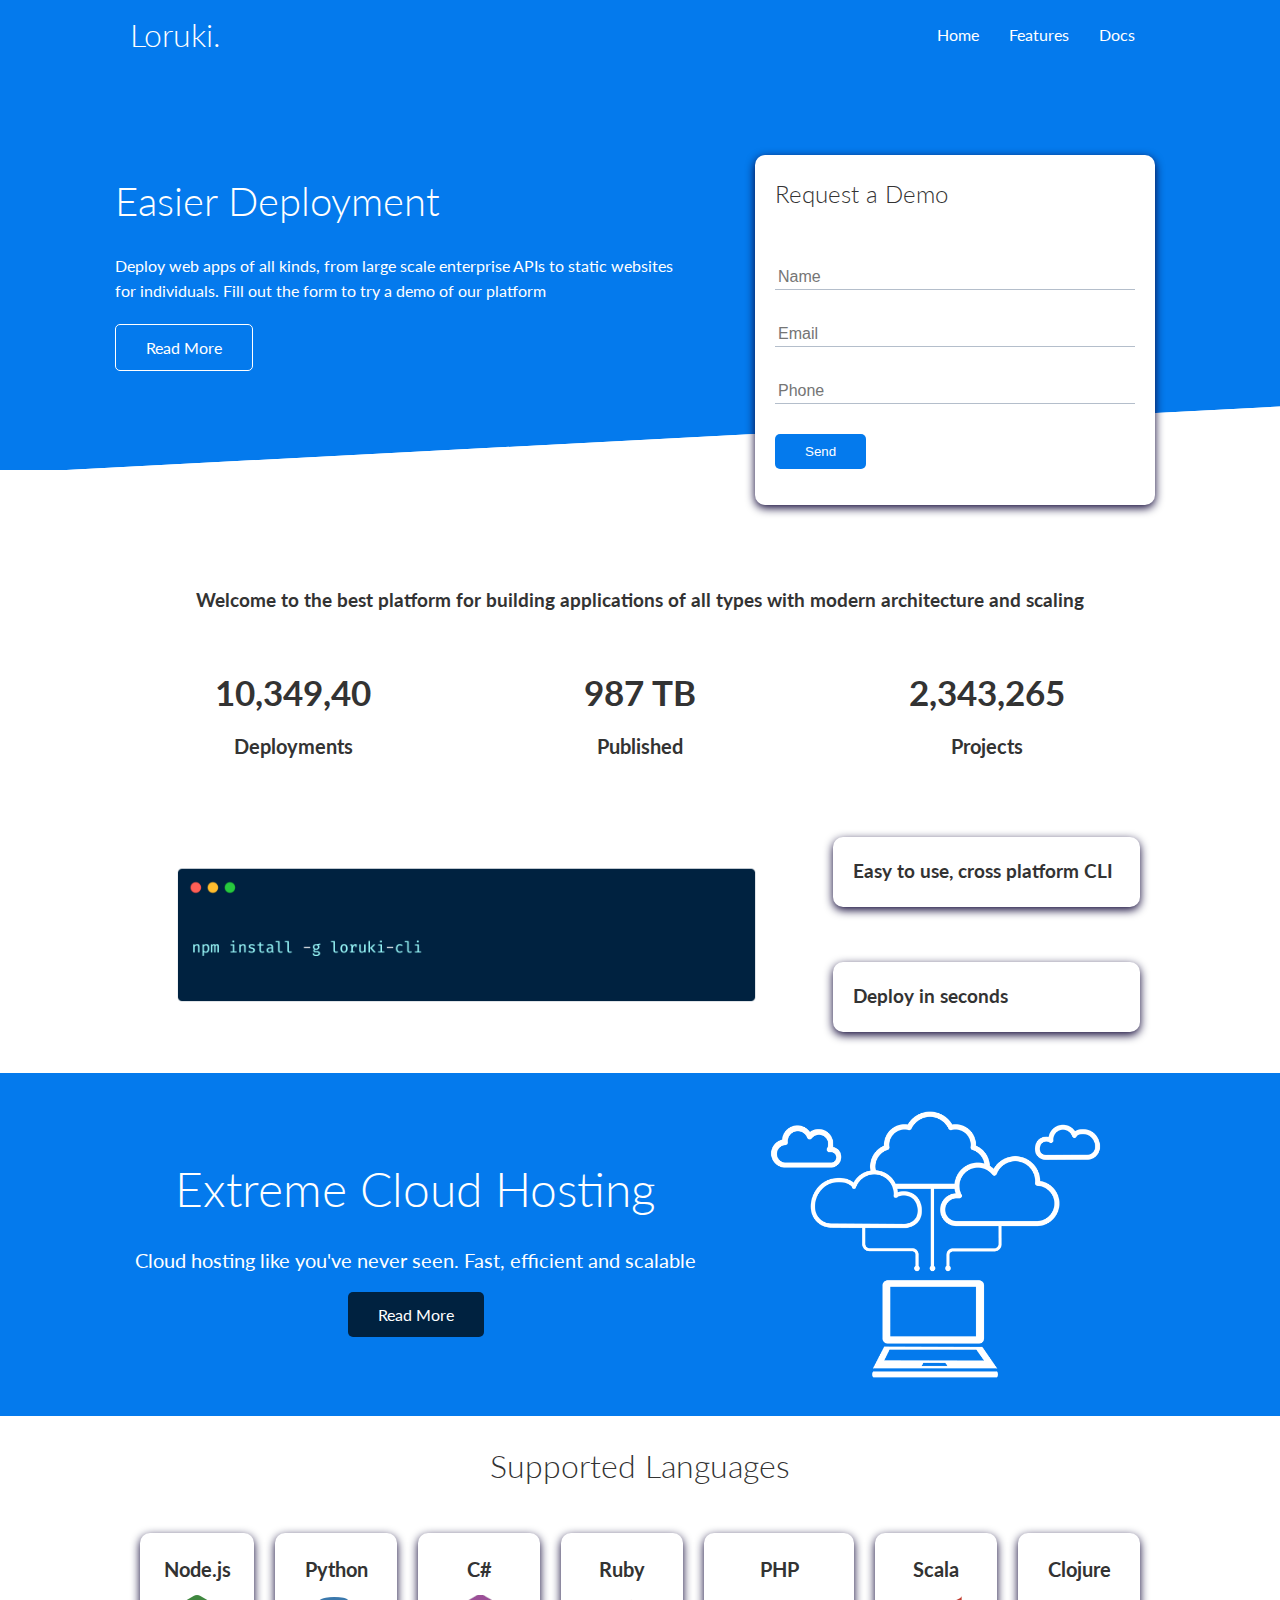
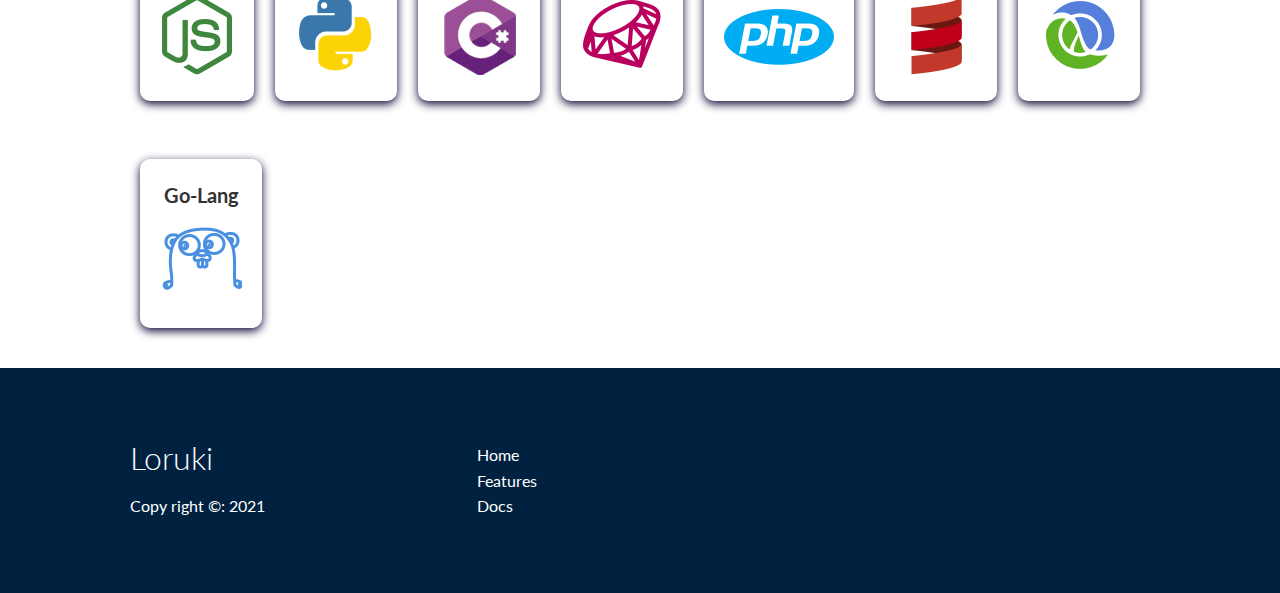
<file: index.html>
<!DOCTYPE html>
<html>

<head>
     <meta charset="UTF-8" />
     <meta html-equiv="X-UA-compatible" content="IE=edge" />
     <meta name="viewport" content="width=device-width, initial-scale=1.0" />
     <title>Loruki | Cloud Hosting For Everyone by kietcaoc3a.netlify.app</title>

     <link rel="stylesheet" href="https://cdnjs.cloudflare.com/ajax/libs/font-awesome/6.0.0-beta3/css/all.min.css"
          integrity="sha512-Fo3rlrZj/k7ujTnHg4CGR2D7kSs0v4LLanw2qksYuRlEzO+tcaEPQogQ0KaoGN26/zrn20ImR1DfuLWnOo7aBA=="
          crossorigin="anonymous" referrerpolicy="no-referrer" />

     <link rel="stylesheet" href="css/style.css" />
     <link rel="stylesheet" href="css/utilities.css" />

</head>

<body>

     <!-- Navbar -->
     <div class="navbar">
          <div class="container flex">
               <h1 class="logo">Loruki.</h1>
               <nav>
                    <ul>
                         <li><a href="index.html">Home</a></li>
                         <li><a href="features.html">Features</a></li>
                         <li><a href="docs.html">Docs</a></li>
                    </ul>
               </nav>
          </div>
     </div>
     <!-- Navbar ends -->

     <!-- Showcase -->
     <section class="showcase">
          <div class="container grid">
               <div class="showcase-text">
                    <h1>Easier Deployment</h1>
                    <p>Deploy web apps of all kinds, from large scale enterprise APIs to static websites for
                         individuals. Fill out
                         the form to try a demo of our platform</p>
                    <a href="features.html" class="btn btn-outline">Read More</a>
               </div>

               <div class="showcase-form card">
                    <h2>Request a Demo</h2>
                    <form name="contact" method="POST" netlify-honeypot="bot-field" data-netlify="true">
                         <input type="hidden" name="form-name" value="contact">
                         <p class="hidden">
                              <label>Don't fill this out if you're human: <input name="bot-field"></label>
                         </p>
                         <div class="form-control">
                              <input type="text" name="name" placeholder="Name" required />
                         </div>

                         <div class="form-control">
                              <input type="email" name="email" placeholder="Email" required />
                         </div>

                         <div class="form-control">
                              <input type="tel" id="phone" name="phone" placeholder="Phone" pattern="[0-9]{10}"
                                   required />
                         </div>
                         <input type="submit" value="Send" class="btn btn-primary" />
                    </form>
               </div>
          </div>
     </section>
     <!-- Showcase ends -->

     <!-- Stats -->
     <section class="stats">
          <div class="container">
               <h3 class="status-heading text-center my-1">
                    Welcome to the best platform for building applications of all types with modern architecture and
                    scaling
               </h3>

               <div class="grid grid-3 text-center my-4">

                    <div>
                         <i class="fas fa-server fa-3x"></i>
                         <h3>10,349,40</h3>
                         <p class="text-secondary">Deployments</p>
                    </div>

                    <div>
                         <i class="fas fa-upload fa-3x"></i>
                         <h3>987 TB</h3>
                         <p class="text-secondary">Published</p>
                    </div>

                    <div>
                         <i class="fas fa-project-diagram fa-3x"></i>
                         <h3>2,343,265</h3>
                         <p class="text-secondary">Projects</p>
                    </div>

               </div>

          </div>
     </section>
     <!-- Stats ends -->

     <!-- Cli -->
     <section class="cli">
          <div class="container grid">
               <img src="images/cli.png" alt="">
               <div class="card">
                    <h3>Easy to use, cross platform CLI</h3>
               </div>
               <div class="card">
                    <h3>Deploy in seconds</h3>
               </div>
          </div>
     </section>
     <!-- Cli ends -->

     <!-- Cloud -->
     <section class="cloud bg-primary my-2 py-2">
          <div class="container grid">
               <div class="text-center">
                    <h2 class="lg">Extreme Cloud Hosting</h2>
                    <p class="lead my-1">Cloud hosting like you've never seen.
                         Fast, efficient and scalable</p>
                    <a href="features.html" class="btn btn-dark">Read More</a>
               </div>
               <img src="images/cloud.png" alt="">
          </div>
     </section>
     <!-- Cloud ends -->

     <!-- Languages -->
     <section class="languages">
          <h2 class="md text-center my-2">
               Supported Languages
          </h2>

          <div class="container flex">
               <div class="card">
                    <h4>Node.js</h4>
                    <img src="images/logos/node.png" alt="">
               </div>

               <div class="card">
                    <h4>Python</h4>
                    <img src="images/logos/python.png" alt="">
               </div>

               <div class="card">
                    <h4>C#</h4>
                    <img src="images/logos/csharp.png" alt="">
               </div>

               <div class="card">
                    <h4>Ruby</h4>
                    <img src="images/logos/ruby.png" alt="">
               </div>

               <div class="card">
                    <h4>PHP</h4>
                    <img src="images/logos/php.png" alt="">
               </div>

               <div class="card">
                    <h4>Scala</h4>
                    <img src="images/logos/scala.png" alt="">
               </div>

               <div class="card">
                    <h4>Clojure</h4>
                    <img src="images/logos/clojure.png" alt="">
               </div>

               <div class="card">
                    <h4>Go-Lang</h4>
                    <img src="images/logos/go.png" alt="">
               </div>

          </div>
     </section>

     <!-- Footer -->
     <footer class="footer bg-dark py-5">
          <div class="container grid grid-3">

               <div>
                    <h1>Loruki</h1>
                    <p>Copy right &copy: 2021</p>
               </div>

               <nav>
                    <ul>
                         <li><a href="index.html">Home</a></li>
                         <li><a href="features.html">Features</a></li>
                         <li><a href="docs.html">Docs</a></li>
                    </ul>
               </nav>

               <div class="social">
                    <a href="https://github.com/kietcaoc3a/Loruki-web"><i class="fab fa-github fa-2x"></i></a>
                    <a href="https://www.facebook.com/kiet.cao.7587370"><i class="fab fa-facebook fa-2x"></i></a>
                    <a href="https://www.facebook.com/kiet.cao.7587370"><i class="fab fa-instagram fa-2x"></i></a>
                    <a href="https://www.facebook.com/kiet.cao.7587370"><i class="fab fa-twitter fa-2x"></i></a>
               </div>
          </div>
     </footer>

</body>

</html>
</file>
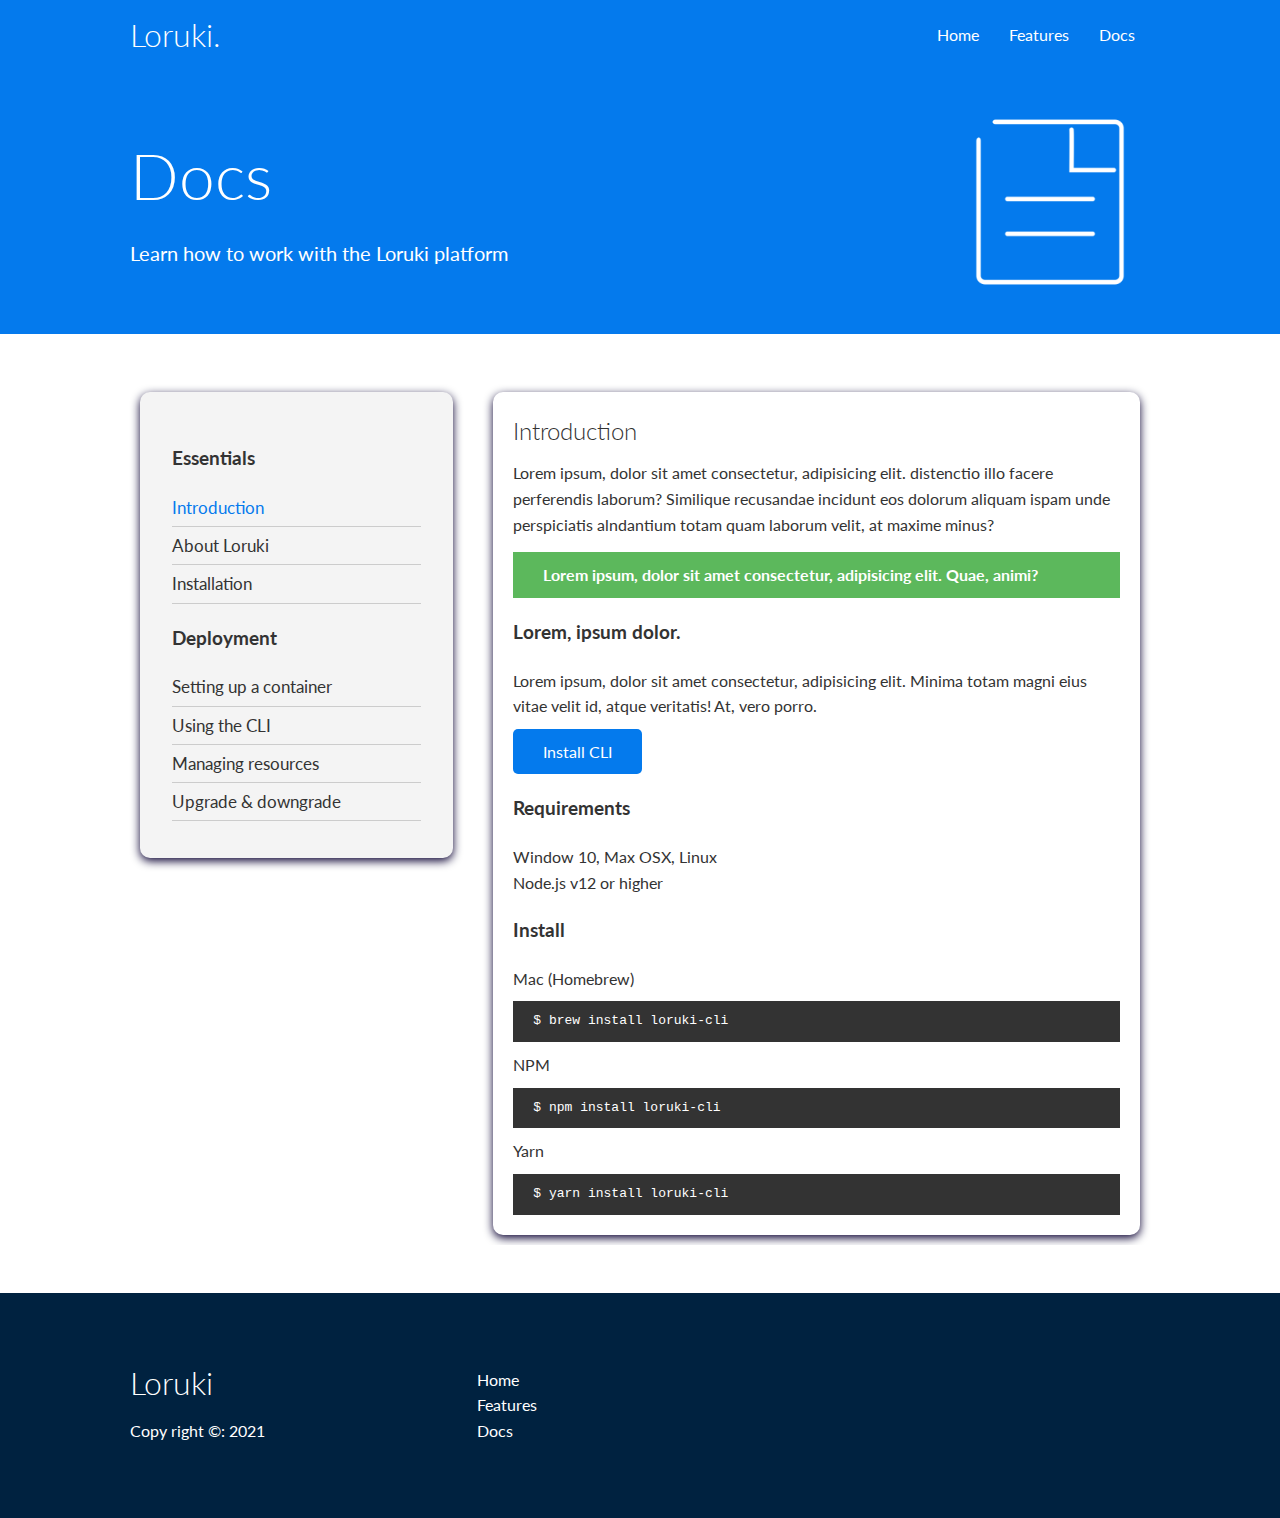
<file: docs.html>
<!DOCTYPE html>
<html>

<head>
     <meta charset="UTF-8" />
     <meta html-equiv="X-UA-compatible" content="IE=edge" />
     <meta name="viewport" content="width=device-width, initial-scale=1.0" />
     <title>Loruki | Cloud Hosting For Everyone</title>

     <link rel="stylesheet" href="https://cdnjs.cloudflare.com/ajax/libs/font-awesome/6.0.0-beta3/css/all.min.css"
          integrity="sha512-Fo3rlrZj/k7ujTnHg4CGR2D7kSs0v4LLanw2qksYuRlEzO+tcaEPQogQ0KaoGN26/zrn20ImR1DfuLWnOo7aBA=="
          crossorigin="anonymous" referrerpolicy="no-referrer" />

     <link rel="stylesheet" href="css/style.css" />
     <link rel="stylesheet" href="css/utilities.css" />
     <link rel="stylesheet" href="css/features.css" />
     <link rel="stylesheet" href="css/docs.css" />

</head>

<body>

     <!-- Navbar -->
     <div class="navbar">
          <div class="container flex">
               <h1 class="logo">Loruki.</h1>
               <nav>
                    <ul>
                         <li><a href="index.html">Home</a></li>
                         <li><a href="features.html">Features</a></li>
                         <li><a href="docs.html">Docs</a></li>
                    </ul>
               </nav>
          </div>
     </div>
     <!-- Navbar ends -->

     <!-- Head -->
     <section class="features-head bg-primary py-3">
          <div class="container grid">
               <div>
                    <h1 class="xl">Docs</h1>
                    <p class="lead">
                         Learn how to work with the Loruki platform
                    </p>
               </div>
               <img src="images/docs.png" alt="">
          </div>
     </section>
     <!-- Head ends-->

     <!-- Docs main starts -->
     <section class="docs-main my-4">
          <div class="container grid">

               <div class="card bg-light p-3">
                    <h3 class="my-2">Essentials</h3>
                    <nav>
                         <ul>
                              <li><a class="text-primary" href="#">Introduction</a></li>
                              <li><a href="#">About Loruki</a></li>
                              <li><a href="#">Installation</a></li>
                         </ul>
                    </nav>

                    <h3 class="my-2">Deployment</h3>
                    <nav>
                         <ul>
                              <li><a href="#">Setting up a container</a></li>
                              <li><a href="#">Using the CLI</a></li>
                              <li><a href="#">Managing resources</a></li>
                              <li><a href="#">Upgrade &amp downgrade</a></li>
                         </ul>
                    </nav>
               </div>

               <div class="card">
                    <h2>Introduction</h2>
                    <p>
                         Lorem ipsum, dolor sit amet consectetur, adipisicing elit. distenctio illo facere
                         perferendis laborum? Similique recusandae incidunt eos dolorum aliquam ispam unde
                         perspiciatis alndantium totam quam laborum velit, at maxime minus?
                    </p>
                    <div class="alert alert-success">
                         <i class="fas fa-info"></i>
                         Lorem ipsum, dolor sit amet consectetur, adipisicing elit.
                         Quae, animi?
                    </div>

                    <h3>Lorem, ipsum dolor.</h3>
                    <p>
                         Lorem ipsum, dolor sit amet consectetur, adipisicing elit.
                         Minima totam magni eius vitae velit id, atque veritatis! At, vero porro.
                    </p>

                    <a href="#" class="btn btn-primary">Install CLI</a>

                    <h3>Requirements</h3>
                    <ul>
                         <li>Window 10, Max OSX, Linux</li>
                         <li>Node.js v12 or higher</li>
                    </ul>

                    <h3>Install</h3>
                    <p>Mac (Homebrew)</p>
                    <pre><code>$ brew install loruki-cli</code></pre>
                    <p>NPM</p>
                    <pre><code>$ npm install loruki-cli</code></pre>
                    <p>Yarn</p>
                    <pre><code>$ yarn install loruki-cli</code></pre>
               </div>
          </div>
     </section>

     <!-- Docs main ends -->

     <!-- Footer -->
     <footer class="footer bg-dark py-5">
          <div class="container grid grid-3">

               <div>
                    <h1>Loruki</h1>
                    <p>Copy right &copy: 2021</p>
               </div>

               <nav>
                    <ul>
                         <li><a href="index.html">Home</a></li>
                         <li><a href="features.html">Features</a></li>
                         <li><a href="docs.html">Docs</a></li>
                    </ul>
               </nav>

               <div class="social">
                    <a href="https://github.com/kietcaoc3a/Loruki-web"><i class="fab fa-github fa-2x"></i></a>
                    <a href="https://www.facebook.com/kiet.cao.7587370"><i class="fab fa-facebook fa-2x"></i></a>
                    <a href="https://www.facebook.com/kiet.cao.7587370"><i class="fab fa-instagram fa-2x"></i></a>
                    <a href="https://www.facebook.com/kiet.cao.7587370"><i class="fab fa-twitter fa-2x"></i></a>
               </div>
          </div>
     </footer>

</body>

</html>
</file>
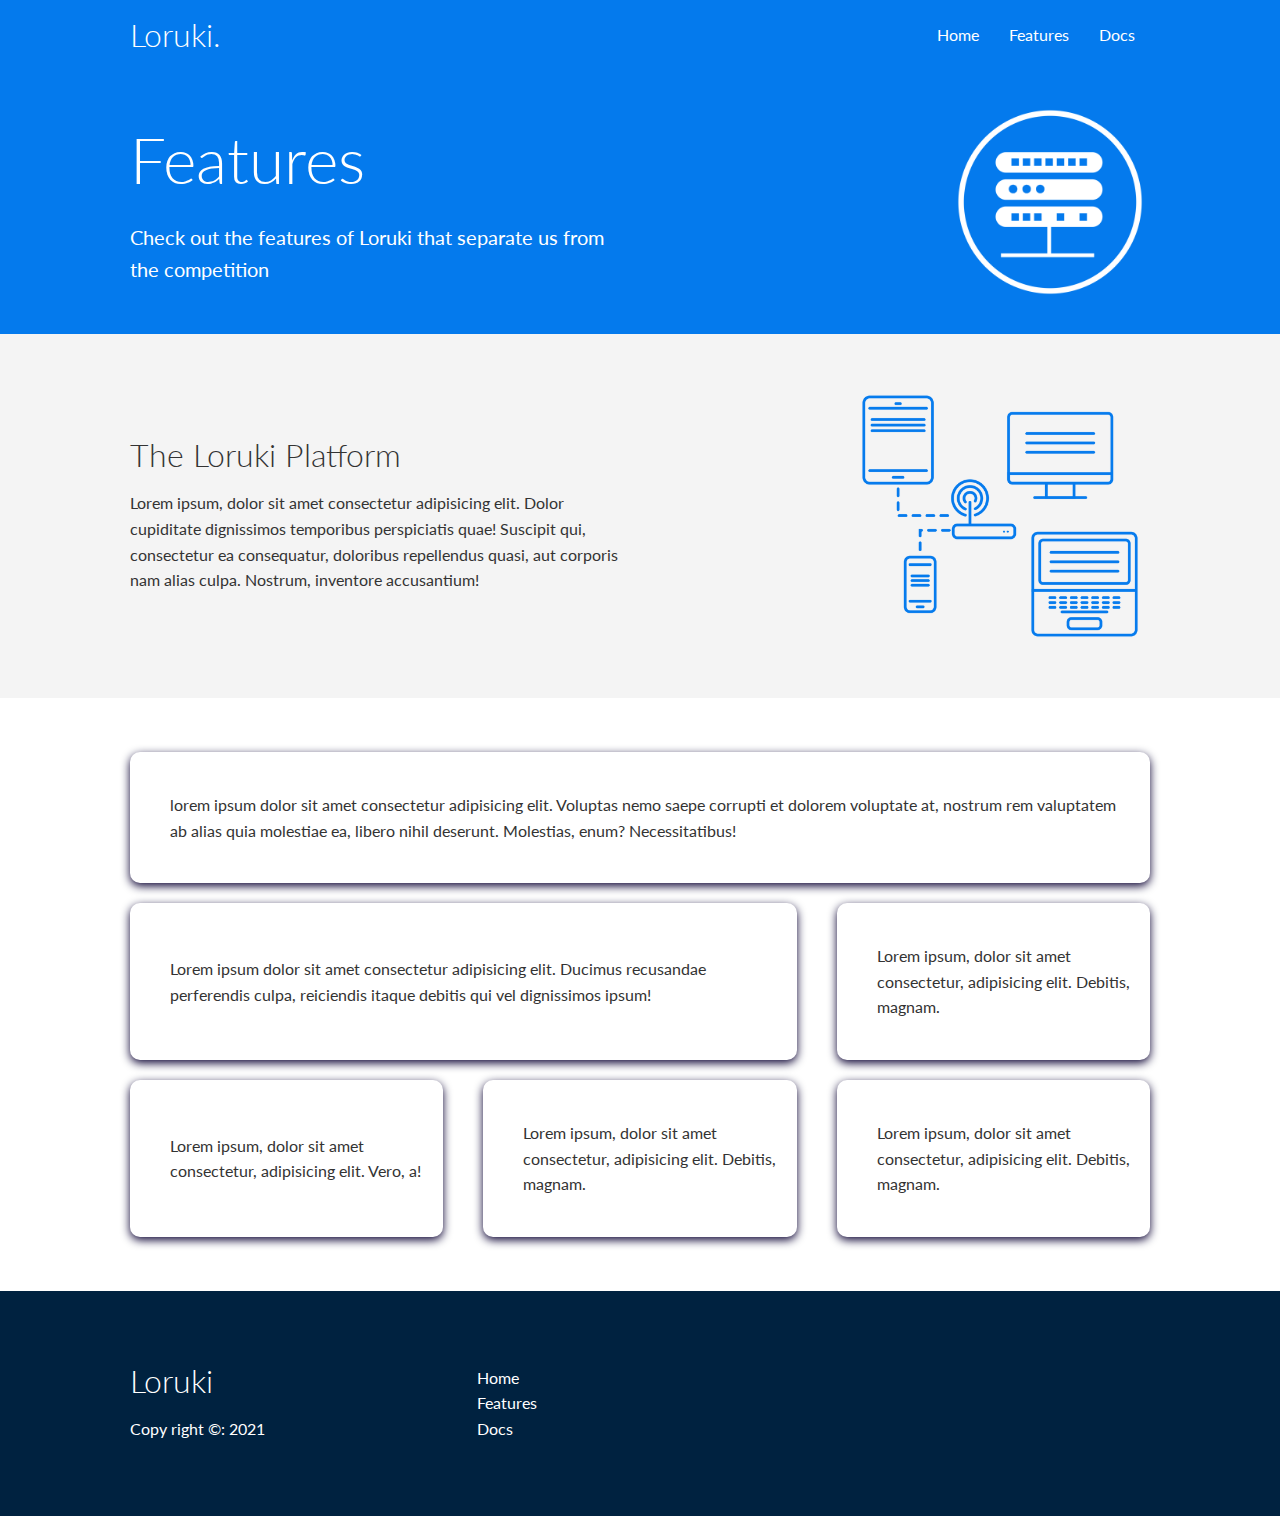
<file: features.html>
<!DOCTYPE html>
<html>

<head>
     <meta charset="UTF-8" />
     <meta html-equiv="X-UA-compatible" content="IE=edge" />
     <meta name="viewport" content="width=device-width, initial-scale=1.0" />
     <title>Loruki | Cloud Hosting For Everyone</title>

     <link rel="stylesheet" href="https://cdnjs.cloudflare.com/ajax/libs/font-awesome/6.0.0-beta3/css/all.min.css"
          integrity="sha512-Fo3rlrZj/k7ujTnHg4CGR2D7kSs0v4LLanw2qksYuRlEzO+tcaEPQogQ0KaoGN26/zrn20ImR1DfuLWnOo7aBA=="
          crossorigin="anonymous" referrerpolicy="no-referrer" />

     <link rel="stylesheet" href="css/style.css" />
     <link rel="stylesheet" href="css/utilities.css" />
     <link rel="stylesheet" href="css/features.css" />

</head>

<body>

     <!-- Navbar -->
     <div class="navbar">
          <div class="container flex">
               <h1 class="logo">Loruki.</h1>
               <nav>
                    <ul>
                         <li><a href="index.html">Home</a></li>
                         <li><a href="features.html">Features</a></li>
                         <li><a href="docs.html">Docs</a></li>
                    </ul>
               </nav>
          </div>
     </div>
     <!-- Navbar ends -->

     <!-- Head -->
     <section class="features-head bg-primary py-3">
          <div class="container grid">
               <div>
                    <h1 class="xl">Features</h1>
                    <p class="lead">Check out the features of Loruki that separate us from the competition</p>
               </div>
               <img src="images/server.png" alt="">
          </div>
     </section>
     <!-- Head ends-->

     <!-- Sub head -->
     <section class="features-sub-head bg-light py-3">
          <div class="container grid">
               <div>
                    <h1 class="md">The Loruki Platform</h1>
                    <p>
                         Lorem ipsum, dolor sit amet consectetur adipisicing elit.
                         Dolor cupiditate dignissimos temporibus perspiciatis quae!
                         Suscipit qui, consectetur ea consequatur,
                         doloribus repellendus quasi, aut corporis nam alias culpa.
                         Nostrum, inventore accusantium!
                    </p>
               </div>
               <img src="images/server2.png" alt="">
          </div>
     </section>
     <!-- Sub head ends -->

     <!-- Main -->
     <section class="features-main my-2">
          <div class="container grid grid-3">

               <div class="card flex">
                    <i class="fas fa-server fa-3x"></i>
                    <p>
                         lorem ipsum dolor sit amet consectetur adipisicing elit.
                         Voluptas nemo saepe corrupti et dolorem voluptate at, nostrum rem valuptatem
                         ab alias quia molestiae ea, libero nihil deserunt. Molestias, enum? Necessitatibus!
                    </p>
               </div>

               <div class="card flex">
                    <i class="fas fa-network-wired fa-3x"></i>
                    <p>
                         Lorem ipsum dolor sit amet consectetur adipisicing elit.
                         Ducimus recusandae perferendis culpa, reiciendis itaque debitis qui vel dignissimos ipsum!
                    </p>
               </div>

               <div class="card flex">
                    <i class="fas fa-laptop-code fa-3x"></i>
                    <p>
                         Lorem ipsum, dolor sit amet consectetur, adipisicing elit.
                         Debitis, magnam.
                    </p>
               </div>

               <div class="card flex">
                    <i class="fas fa-database fa-3x"></i>
                    <p>
                         Lorem ipsum, dolor sit amet consectetur, adipisicing elit.
                         Vero, a!
                    </p>
               </div>

               <div class="card flex">
                    <i class="fas fa-power-off fa-3x"></i>
                    <p>
                         Lorem ipsum, dolor sit amet consectetur, adipisicing elit.
                         Debitis, magnam.
                    </p>
               </div>

               <div class="card flex">
                    <i class="fas fa-upload fa-3x"></i>
                    <p>
                         Lorem ipsum, dolor sit amet consectetur, adipisicing elit.
                         Debitis, magnam.
                    </p>
               </div>

          </div>
     </section>
     <!-- Main ends -->

     <!-- Footer -->
     <footer class="footer bg-dark py-5">
          <div class="container grid grid-3">

               <div>
                    <h1>Loruki</h1>
                    <p>Copy right &copy: 2021</p>
               </div>

               <nav>
                    <ul>
                         <li><a href="index.html">Home</a></li>
                         <li><a href="features.html">Features</a></li>
                         <li><a href="docs.html">Docs</a></li>
                    </ul>
               </nav>

               <div class="social">
                    <a href="https://github.com/kietcaoc3a/Loruki-web"><i class="fab fa-github fa-2x"></i></a>
                    <a href="https://www.facebook.com/kiet.cao.7587370"><i class="fab fa-facebook fa-2x"></i></a>
                    <a href="https://www.facebook.com/kiet.cao.7587370"><i class="fab fa-instagram fa-2x"></i></a>
                    <a href="https://www.facebook.com/kiet.cao.7587370"><i class="fab fa-twitter fa-2x"></i></a>
               </div>
          </div>
     </footer>

</body>

</html>
</file>
<file: css/style.css>
@import url('https://fonts.googleapis.com/css2?family=Lato:wght@300&family=Roboto:wght@100;300;400;500;700&display=swap');

html{
  scroll-behavior: smooth;
}

:root{
  --white: #fff;
  --primary-color: #047aed;
  --black: #333;
  --secondary-color:#1c3fa8;
  --dark-color: #002240;
  --light-color: #f4f4f4;
  --success-color: #5cb85c;
  --error-color: #d9534f;
}

*{
  box-sizing: border-box;
  padding: 0;
  margin: 0;
}

body {
  font-family: 'Lato', sans-serif;
  color: var(--black);
  line-height: 1.6;
}

ul {
  list-style-type: none;
}

a {
  text-decoration: none;
  color: var(--black);
}

h1, h2{
  font-weight: 300;
  line-height: 10px 0;
}

p {
  margin: 10px 0;
}

img {
  width: 100%;
}

.hidden{
  visibility: hidden;
  height: 0;
}
/* Navbar */
.navbar{
  background-color: var(--primary-color);
  color: var(--white);
  height: 70px;
}

.navbar ul {
  display: flex;
}

.navbar a {
  color: var(--white);
  padding: 10px;
  margin: 0 5px;
}

.navbar a:hover {
  border-bottom: 2px var(--white) solid;
}

.navbar .flex {
  justify-content: space-between;
}

/* Showcase */
.showcase {
  height: 400px;
  background-color: var(--primary-color);
  color: var(--white);
  position: relative;
}

.showcase h1{
  font-size: 40px;
}

.showcase p{
  margin: 20px 0;
}

.showcase .grid{
  overflow: visible;
  grid-template-columns: 55% 45%;
  gap: 30px;
}

.showcase-text{
  animation: slideInFromRight 1s ease-in;
}
.showcase-form{
  position: relative;
  top: 60px;
  height: 350px;
  width: 400px;
  padding: 40px;
  justify-self: flex-end;
  z-index: 100;
  animation: slideInFromLeft 1s ease-in;
}

.showcase-form .form-control{
  margin: 30px 0;
}

.showcase-form input[type='text'],
.showcase-form input[type='email'],
.showcase-form input[type='tel']{
  border: 0;
  border-bottom: 1px solid #b4becb;
  width: 100%;
  padding:3px;
  font-size: 16px;
}

/* No outline when clicking */
.showcase-form input:focus{
  outline: none;
}

.showcase::before,
.showcase::after{
  content: '';
  position: absolute;
  height: 100px;
  bottom: -70px;
  right: 0;
  left: 0;
  background: var(--white); 
  transform: skewY(-3deg);
  -webkit-transform: skewY(-3deg);
  -moz-transform: skewY(-3deg);
  -ms-transform: skewY(-3deg);
}

/* Stats */
.stats{
  padding-top: 100px;
  animation: slideInFromBottom 1s ease-in;
}

.stats-heading{
  max-width: 500px;
  margin: auto;
}

.stats .grid h3{
  font-size: 35px;
}

.stats .grid p{
  font-size: 20px;
  font-weight: bold;
}

/* Cli */
.cli .grid {
  grid-template-columns: repeat(3, 1fr);
  grid-template-rows: repeat(2, 1fr);
}

.cli .grid > *:first-child{
  grid-column: 1 / span 2;
  grid-row: 1 / span 2;
}

/* Cloud */
.cloud .grid{
  grid-template-columns: 4fr 3fr;
}

/* Languages */
.languages .flex{
  flex-wrap: wrap;
}

.languages .card{
  text-align: center;
  margin: 18px 10px 40px;
  transition: transform ease-in;
}

.languages .card h4{
  font-size: 20px;
  margin-bottom: 10px;
}

.languages .card:hover{
  transform: translateY(-15px);
}

/* Footers */
.footer .social a{
  margin: 0 10px;
}

/* Animations */
@keyframes slideInFromLeft{
  0%{
    transform:  translateX(100%);
  }
  100%{
    transform:  translateX(0);
  }
}

@keyframes slideInFromRight{
  0%{
    transform:  translateX(-100%);
  }
  100%{
    transform:  translateX(0);
  }
}

@keyframes slideInFromTop{
  0%{
    transform:  translateY(-100%);
  }
  100%{
    transform:  translateY(0);
  }
}

@keyframes slideInFromBottom{
  0%{
    transform:  translateY(100%);
  }
  100%{
    transform:  translateY(0);
  }
}
/* Tables and under */
@media(max-width: 768px){
  .grid,
  .showcase .grid,
  .cli .grid,
  .cloud .grid,
  .features-main .grid,
  .docs-main .grid{
    grid-template-columns: 1fr;
    grid-template-rows: 1fr;
  }

  .showcase{
    height: auto;
  }

  .showcase-text{
    text-align: center;
    margin-top: 40px;
    animation: slideInFromTop 1s ease-in;
  }

  .showcase-form{
    justify-self: center;
    margin: auto;
    animation: slideInFromBottom 1s ease-in;
  }

  .cli .grid > *:first-child{
    grid-column: 1;
    grid-row: 1;
  }

  .features-head,
  .features-sub-head,
  .docs-head{
    text-align: center;
  }

  .features-head img,
  .features-sub-head img,
  .docs-head img{
    justify-self: center;
  }

  .features-main .grid > *:first-child,
  .features-main .grid > *:nth-child(2){
    grid-column: 1;
  }
}

/* Mobile */
@media(max-width: 500px){
  .navbar{
    height: 110px;
  }

  .navbar .flex{
    flex-direction: column;
  }

  .navbar ul{
    padding: 10px;
    background-color: var(--primary-color);
  }
}
</file>
<file: css/utilities.css>
/* Utilities */
.container {
  max-width: 1100px;
  margin: 0 auto;
  overflow: auto;
  padding: 0 40px;
}

.card {
  background-color: var(--white);
  color: var(--black);
  border-radius: 10px;
  box-shadow: 0 3px 10px rgba(10, 0, 50, 1);
  padding: 20px;
  margin: 10px;
}

.btn{
  display: inline-block;
  padding: 10px 30px;
  cursor: pointer;
  background: var(--primary-color);
  color: var(--white);
  border: none;
  border-radius: 5px;
}

.btn-outline{
  background-color: transparent;
  border: 1px var(--white) solid;
}

.btn:hover{
  transform: scale(0.98);
}

/* Backgrounds & colored buttons */
.bg-primary, .btn-primary{
  background-color: var(--primary-color);
  color: var(--white);
}

.bg-secondary, .btn-secondary{
  background-color: var(--secondary-color);
  color: var(--white);
}

.bg-dark, .btn-dark{
  background-color: var(--dark-color);
  color: var(--white);
}

.bg-light, .btn-light{
  background-color: var(--light-color);
  color: var(--black);
}

.bg-primary a, .btn-primary a,
.bg-secondary a, .btn-secondary a,
.bg-dark a, .btn-dark a{
  color: var(--white);
}


/* Text sizes */
.lead {
  font-size: 20px;
}

.sm{
  font-size: 1rem;
}

.md{
  font-size: 2rem;
}

.lg{
  font-size: 3rem;
}

.xl{
  font-size: 4rem;
}










.text-center{
  text-align: center;
}

.flex {
  display: flex;
  justify-content: space-between;
  align-items: center;
  height: 100%;
}

.grid {
  display: grid;
  grid-template-columns: repeat(2, 1fr);
  gap: 20px;
  align-items: center;
  justify-content: center;
  height: 100%;
}

.grid-3{
  grid-template-columns: repeat(3, 1fr);
}

/* Margin */
.my-1{
  margin: 1rem 0;
}

.my-2{
  margin: 1.5rem 0;
}

.my-3{
  margin: 2rem 0;
}

.my-4{
  margin: 3rem 0;
}

.my-5{
  margin: 4rem 0;
}

.m-1{
  margin: 1rem;
}

.m-2{
  margin: 1.5rem;
}

.m-3{
  margin: 2rem;
}

.m-4{
  margin: 3rem;
}

.m-5{
  margin: 4rem;
}

/* Padding */
.py-1{
  padding: 1rem 0;
}

.py-2{
  padding: 1.5rem 0;
}

.py-3{
  padding: 2rem 0;
}

.py-4{
  padding: 3rem 0;
}

.py-5{
  padding: 4rem 0;
}

.p-1{
  padding: 1rem;
}

.p-2{
  padding: 1.5rem;
}

.p-3{
  padding: 2rem;
}

.p-4{
  padding: 3rem;
}

.p-5{
  padding: 4rem;
}
</file>
<file: css/features.css>
/* Features */
.features-head img,
.docs-head img{
  width: 200px;
  justify-self: flex-end;
}

.features-sub-head img{
  width: 300px;
  justify-self: flex-end;
}

.features-main .card > i{
  margin-right: 20px;
}

.features-main .grid{
  padding: 30px;
}

.features-main .grid > *:first-child{
  grid-column: 1 / span 3;
}

.features-main .grid > *:nth-child(2){
  grid-column: 1 / span 2;
}
</file>
<file: css/docs.css>
/* Docs */
code, pre{
  color: var(--white);
  background: #333;
  padding: 10px;
}

.docs-main h3{
  margin: 20px 0;
}

.docs-main .grid{
  grid-template-columns: 1fr 2fr;

  /* improtant attribute */
  align-items: flex-start;
  /* improtant attribute */
}

.docs-main nav li{
  font-size: 17px;
  padding-bottom: 5px;
  margin-bottom: 5px;
  border-bottom: 1px solid #ccc;
}

.alert{
  background-color: var(--light-color);
  font-weight: bold;
  padding: 10px 20px;
  margin: 15px 0;
}

.alert i{
  margin-right: 10px;
}

.alert-success{
  background-color: var(--success-color);
  color: var(--white);
}

.alert-error{
  background-color: var(--error-color);
  color: var(--white);
}

/* Backgrounds & colored buttons */
.text-primary{
  color: var(--primary-color);
}

.text-secondary{
  color: var(--secondary-color);
}

.text-dark{
  color: var(--dark-color);
}

.text-light{
  color: var(--light-color);
}
</file>
